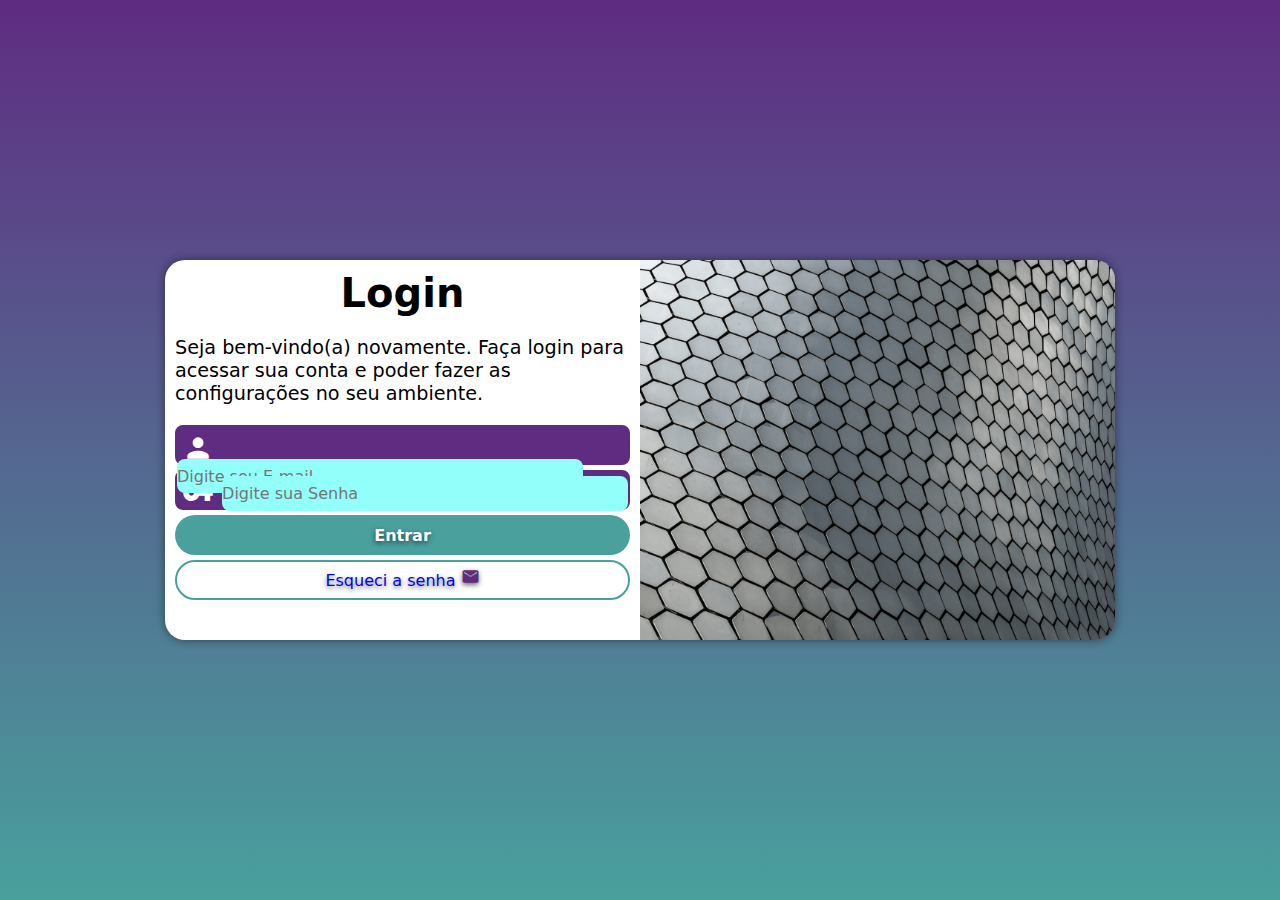
<file: index.html>
<!DOCTYPE html>
<html lang="pt-br">
<head>
    <meta charset="UTF-8">
    <meta http-equiv="X-UA-Compatible" content="IE=edge">
    <meta name="viewport" content="width=device-width, initial-scale=1.0">
    <title>Login</title>
    <link href="https://fonts.googleapis.com/icon?family=Material+Icons" rel="stylesheet">
    <link rel="stylesheet" href="estilos/style.css">
    <link rel="stylesheet" href="estilos/media-query.css">
</head>
<body>
    <main>
        <section id="login">
            <div id="imagem">

            </div>
            <div id="formulario">
                <h1>Login</h1>
                <p>Seja bem-vindo(a) novamente. Faça login para acessar sua conta e poder fazer as configurações no seu ambiente.</p>
                <form action="login.php" method="post" autocomplete="on">
                    <div class="campo">
                        <i class="material-icons">person</i>
                        <input type="email" name="login" id="id-login" placeholder="Digite seu E-mail" autocomplete="email" required maxlength="30">
                        <label for="id-login">Login: </label>
                    </div>
                    <div class="campo">
                        <i class="material-icons">vpn_key</i>
                        <input type="password" name="senha" id="id-senha" placeholder="Digite sua Senha" autocomplete="current-password" required minlength="8" maxlength="20">
                        <label for="id-senha">Senha: </label>
                    </div>
                    <input type="submit" value="Entrar">
                    <a href="esqueci.html" class="botao">Esqueci a senha <i class="material-icons">mail</i>
                    </a>
                </form>
            </div>
        </section>

    </main>
</body>
</html>
</file>
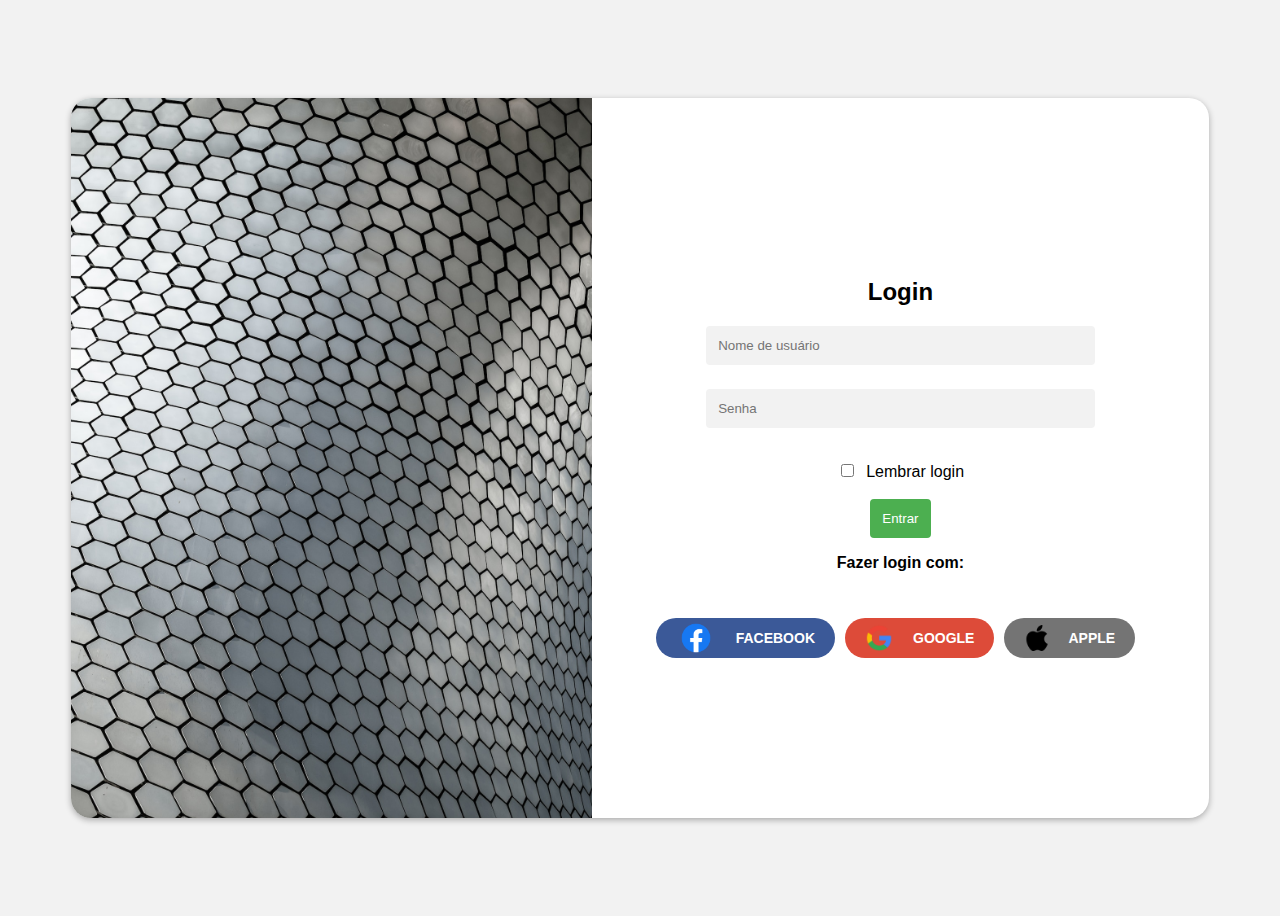
<file: teste.html>
<!DOCTYPE html>
<html lang="pt-br">
<head>
    <meta charset="UTF-8">
    <meta http-equiv="X-UA-Compatible" content="IE=edge">
    <meta name="viewport" content="width=device-width, initial-scale=1.0">
<title>Tela de Login</title>
<style>
    body {
        background-color: #f2f2f2;
        font-family: Arial, sans-serif;
        display: flex;
        align-items: center;
        justify-content: center;
        height: 100vh;
      }
      
      .container {
        display: flex;
        width: 90%;
        height: 80%;
        box-shadow: 0 2px 6px rgba(0, 0, 0, 0.3);
        background-color: #fff;
        border-radius: 20px;
      }
      
  .form {
        overflow-x: hidden;
        width: 50%;
        padding: 48px;
        display: flex;
        flex-direction: column;
        align-items: center;
        justify-content: center;
      }
      
  .form input[type="text"], 
  .form input[type="password"] {
        width: 70%;
        margin-bottom: 24px;
        padding: 12px;
        border: none;
        border-radius: 4px;
        background-color: #f2f2f2;
      }
      
  .form input[type="submit"] {
        margin-top: 2vh;
        background-color: #4CAF50;
        color: #fff;
        border: none;
        border-radius: 4px;
        padding: 12px;
        cursor: pointer;
      }
      
  .form input[type="checkbox"] {
        margin-top: 12px;
        margin-right: 8px;
      }
      
  .social-login {
  display: flex;
  justify-content: center;
  align-items: center;
  margin-top: 30px;
}
      
.social-login button {
  overflow-x: hidden;
  display: flex;
  justify-content: center;
  align-items: center;
  border: none;
  border-radius: 50px;
  color: #fff;
  font-size: 14px;
  font-weight: bold;
  height: 40px;
  margin-right: 10px;
  padding: 0 20px;
  text-transform: uppercase;
  cursor: pointer;
}
      
      .social-login button.facebook {
        background-color: #3b5998;
        color: #fff;
      }
      
      .social-login button.google {
        background-color: #dd4b39;
        color: #fff;
      }
      
      .social-login button.icloud {
        background-color: #747474;
        color: #fff;
      }
      
      .image {
        width: 50%;
        height: 100%;
        border-top-right-radius: 8px;
        border-bottom-right-radius: 8px;
        background-image: url(../imagens/login.jpg);
        background-size: cover;
        background-position: center;
        border-radius: 20px 0px 0px 20px;
      }

      .facebook img {
  width: 40px;
  margin-right: 20px;
}

.google img {
  width: 28px;
  margin-right: 20px;
}

.icloud img {
  width: 26px;
  margin-right: 18px;
}

form > p {
  font-weight: bolder;
}

</style>
</head>

<body>
    <div class="container">
        <div class="image"></div>
        <form class="form" action="#" method="post">
            <h2>Login</h2>
            <input type="text" name="username" placeholder="Nome de usuário">
            <input type="password" name="password" placeholder="Senha">
            <div>
                <input type="checkbox" id="remember-me" name="remember-me">
                <label for="remember-me">Lembrar login</label>
            </div>
            <input type="submit" value="Entrar">
            <p>Fazer login com:</p>
            <div class="social-login">
                <button class="facebook">
                    <img src="../imagens/facebook-icon.png" alt="Entrar com Facebook">Facebook
                </button>
                <button class="google">
                    <img src="../imagens/google-icon.png" alt="Entrar com Google">Google
                </button>
                <button class="icloud">
                    <img src="../imagens/apple-icon.png" alt="Entrar com iCloud">Apple
                </button>

            </div>
        </form>
    </div>
</body>
</html>
</file>
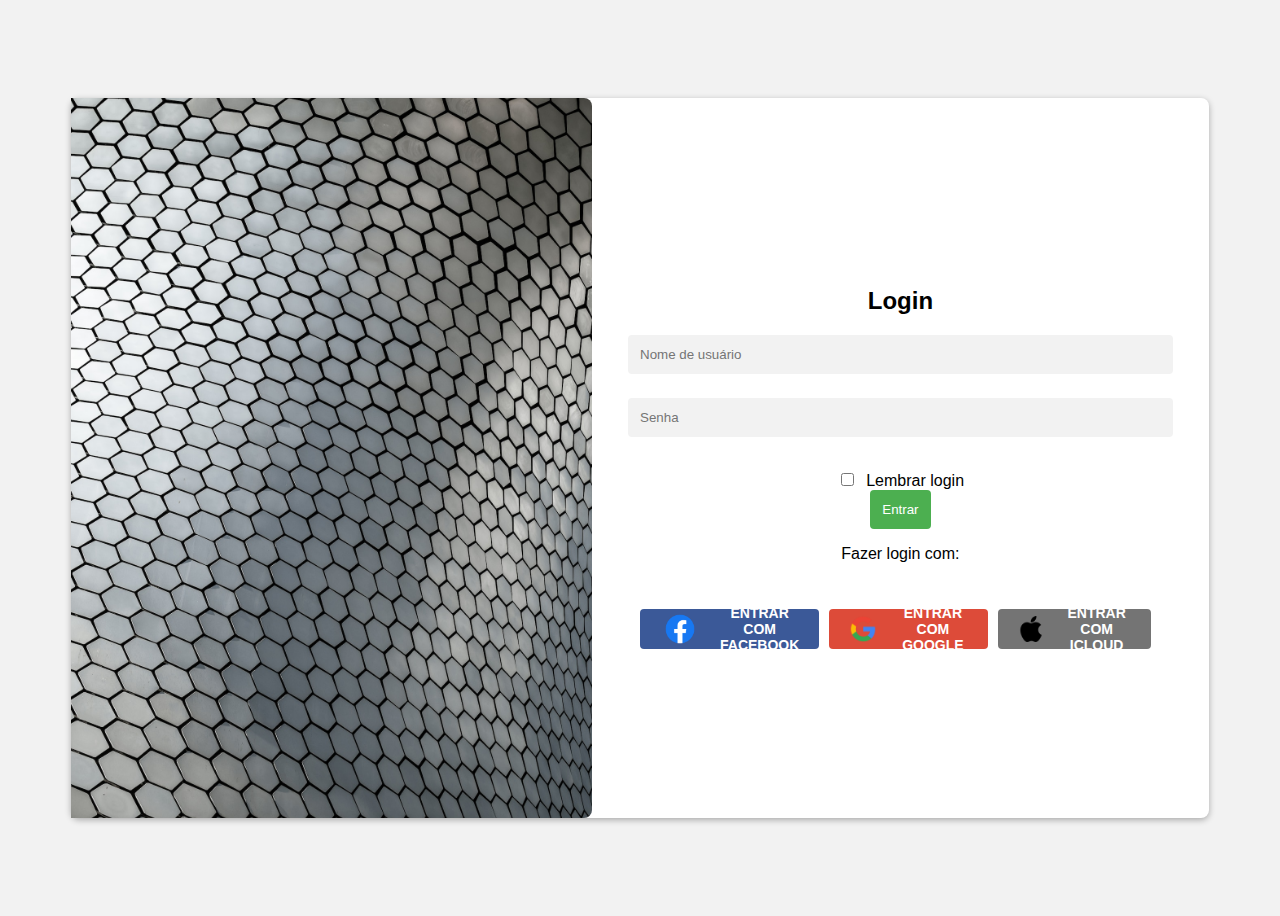
<file: estilos/teste.html>
<!DOCTYPE html>
<html lang="pt-br">
<head>
    <meta charset="UTF-8">
    <meta http-equiv="X-UA-Compatible" content="IE=edge">
    <meta name="viewport" content="width=device-width, initial-scale=1.0">
<title>Tela de Login</title>
<style>
    body {
        background-color: #f2f2f2;
        font-family: Arial, sans-serif;
        display: flex;
        align-items: center;
        justify-content: center;
        height: 100vh;
      }
      
      .container {
        display: flex;
        width: 90%;
        height: 80%;
        box-shadow: 0 2px 6px rgba(0, 0, 0, 0.3);
        background-color: #fff;
        border-radius: 8px;
      }
      
      .form {
        width: 50%;
        padding: 48px;
        display: flex;
        flex-direction: column;
        align-items: center;
        justify-content: center;
      }
      
      .form input[type="text"], 
      .form input[type="password"] {
        width: 100%;
        margin-bottom: 24px;
        padding: 12px;
        border: none;
        border-radius: 4px;
        background-color: #f2f2f2;
      }
      
      .form input[type="submit"] {
        background-color: #4CAF50;
        color: #fff;
        border: none;
        border-radius: 4px;
        padding: 12px;
        cursor: pointer;
      }
      
      .form input[type="checkbox"] {
        margin-top: 12px;
        margin-right: 8px;
      }
      
      .social-login {
  display: flex;
  justify-content: center;
  align-items: center;
  margin-top: 30px;
}
      
.social-login button {
  display: flex;
  justify-content: center;
  align-items: center;
  border: none;
  border-radius: 4px;
  color: #fff;
  font-size: 14px;
  font-weight: bold;
  height: 40px;
  margin-right: 10px;
  padding: 0 20px;
  text-transform: uppercase;
  cursor: pointer;
}
      
      .social-login button.facebook {
        background-color: #3b5998;
        color: #fff;
      }
      
      .social-login button.google {
        background-color: #dd4b39;
        color: #fff;
      }
      
      .social-login button.icloud {
        background-color: #747474;
        color: #fff;
      }
      
      .image {
        width: 50%;
        height: 100%;
        border-top-right-radius: 8px;
        border-bottom-right-radius: 8px;
        background-image: url(../imagens/login.jpg);
        background-size: cover;
        background-position: center;
      }

      .facebook img {
  width: 40px;
  margin-right: 20px;
}

.google img {
  width: 28px;
  margin-right: 20px;
}

.icloud img {
  width: 26px;
  margin-right: 18px;
}

</style>
</head>

<body>
    <div class="container">
        <div class="image"></div>
        <form class="form" action="#" method="post">
            <h2>Login</h2>
            <input type="text" name="username" placeholder="Nome de usuário">
            <input type="password" name="password" placeholder="Senha">
            <div>
                <input type="checkbox" id="remember-me" name="remember-me">
                <label for="remember-me">Lembrar login</label>
            </div>
            <input type="submit" value="Entrar">
            <p>Fazer login com:</p>
            <div class="social-login">
                <button class="facebook">
                    <img src="../imagens/facebook-icon.png" alt="Entrar com Facebook">
                    Entrar com Facebook
                </button>
                <button class="google">
                    <img src="../imagens/google-icon.png" alt="Entrar com Google">
                    Entrar com Google
                </button>
                <button class="icloud">
                    <img src="../imagens/apple-icon.png" alt="Entrar com iCloud">
                    Entrar com iCloud
                </button>

            </div>
        </form>
    </div>
</body>
</html>
</file>
<file: estilos/style.css>
@charset "UTF-8";

/*
    PALETA DE CORES
    Verde: #49a09d
    Lilás: #5f2c82
*/

* {
    margin: 0px;
    padding: 0px;
    box-sizing: border-box;
    font-family: system-ui, -apple-system, BlinkMacSystemFont, 'Segoe UI', Roboto, Oxygen, Ubuntu, Cantarell, 'Open Sans', 'Helvetica Neue', sans-serif
}


body, html {
    background-color: #5f2c82;
    height: 100vh;
    width: 100vw;
}

main {
    position: relative;
    height: 100vh;
    width: 100vw;

}

section#login {
    position: absolute;
    top: 50%;
    left: 50%;
    overflow: hidden;

    background-color: white;
    width: 250px;
    height: 550px;
    border-radius: 20px;
    box-shadow: 0px 0px 10px rgba(0, 0, 0, 0.450);

    transform: translate(-50%, -50%);
    transition: width .3s, height .3s;
    transition-timing-function: ease;
}

section#login > div#imagem {
    display: block;
    background: #5f2c82 url(../imagens/login.jpg) no-repeat;
    background-size: cover;
    background-position: left bottom;
    height: 200px;
}

section#login > div#formulario {
    display: block;
    padding: 10px;
}

div#formulario > h1 {
    text-align: center;
    margin-bottom: 10px;
}

div#formulario > p {
    font-size: 0.9em;
    margin-bottom: 10px;
}

form > div.campo {
    background-color: #5f2c82;
    border: 2px solid #5f2c82;
    width: 100%;
    display: block;
    height: 40px;
    border-radius: 8px;
    margin: 5px 0px;
}

div.campo > label {
    display: none;
}

div.campo > i {
    color: white;
    
    font-size: 2em;
    width: 40px;
    padding: 5px;
}



div.campo > input {
    width: calc(100% - 45px);
    background-color: #92fffb;
    font-size: 1em;
    height: 95%;
    border: 0px;
    border-radius: 8px;
    transform: translateY(-10px);
}

div.campo > input:focus-within {
    background-color: white;
}

form > input[type=submit] {
    display: block;
    font-size: 1em;
    font-weight: bold;
    text-shadow: 0px 2px 5px rgba(0, 0, 0, 0.600);
    width: 100%;
    height: 40px;
    background-color: #49a09d;
    color: #fff;
    border: none;
    border-radius: 20px;
}

form > input[type=submit]:hover {
    background-color: #2e6664;
    cursor: pointer;
}

form > a.botao {
    display: block;
    text-align: center;
    font-size: 1em;
    width: 100%;
    height: 40px;
    padding-top: 5px;
    margin-top: 5px;
    background-color: white;
    border: 2px solid #49a09d;
    border-radius: 20px;
    text-decoration: none;
    text-shadow: 0px 2px 5px rgba(0, 0, 0, 0.600);
}

form > a.botao:hover {
    background-color: #6cd3cf;
}

form > a.botao > i {
    font-size: 1.2em;
    color: #5f2c82;
}
</file>
<file: estilos/media-query.css>
@charset "UTF-8";

@media screen and (min-width: 768px) and (max-width: 992px) {

    body {
        background-image: linear-gradient(to top, #49a09d, #5f2c82);
    }

    section#login {
        width: 80vw;
        height: 290px;
    }

    section#login > div#imagem {
    float: left;
    width: 30%;
    height: 100%;
    }

section#login > div#formulario {
    float: right;
    width: 70%;
    height: 100%;
    }

    div.campo > input {
    width: calc(100% - 45px);
    }

}


@media screen and (min-width: 992px) {
    body {
        background-image: linear-gradient(to top, #49a09d, #5f2c82);
    }

    section#login {
        width: 950px;
        height: 380px;
    }

    section#login > div#imagem {
        float: right;
        width: 50%;
        height: 100%;
    }

    section#login > div#formulario {
        float: left;
        width: 50%;
    }

    div#formulario > h1 {
        font-size: 2.5em;
    }

    div#formulario > p {
            font-size: 1.2em;
            margin: 20px 0px;
    }
    
    div.campo > input[type=password], input[type=email] {
        width: 90%;
    }
}
</file>
